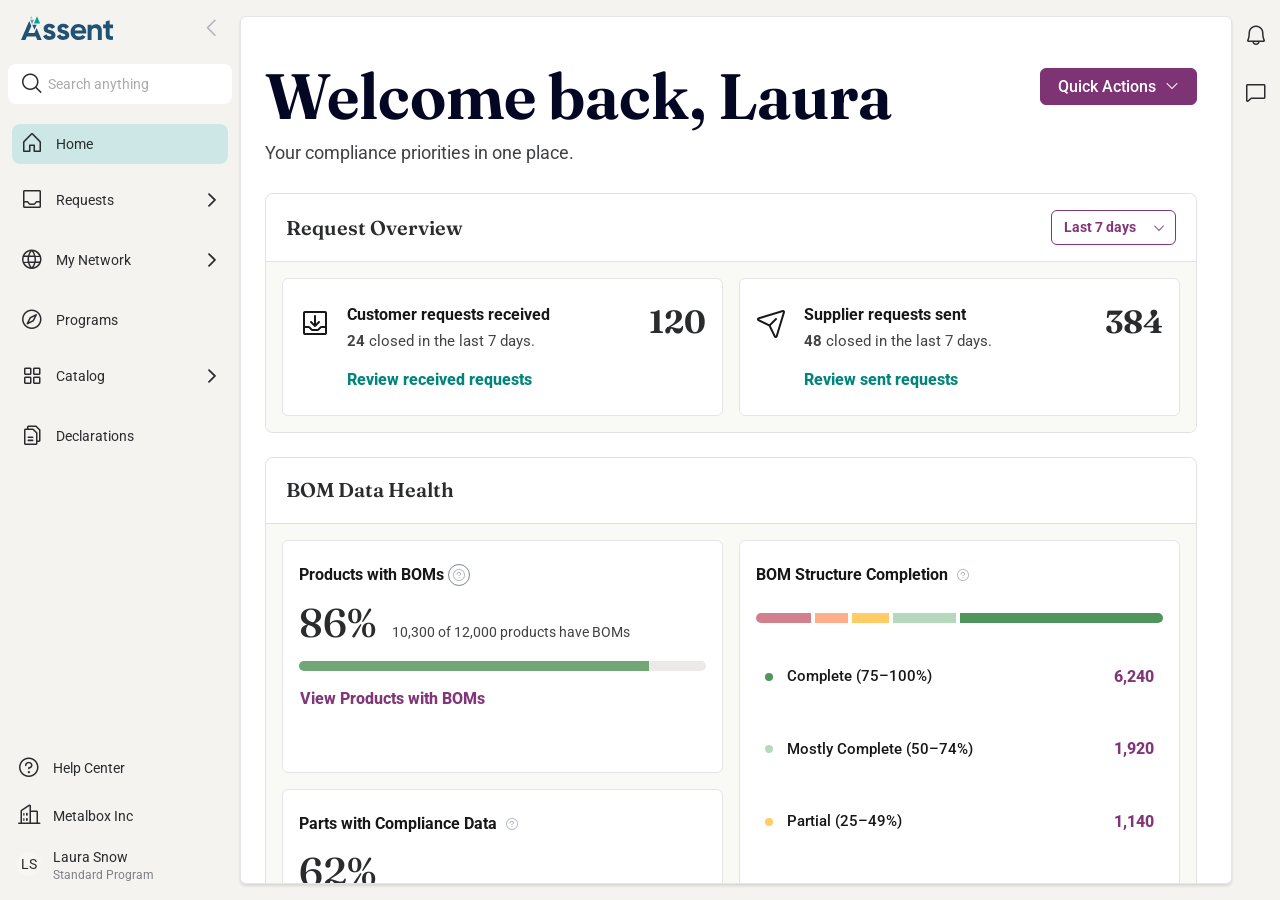
<file: index.html>
<!doctype html>
<html lang="en" data-beasties-container>
  <head>
    <meta charset="UTF-8">
    <meta name="viewport" content="width=device-width, initial-scale=1.0">
    <title>Assent</title>
    <link rel="icon" type="image/svg+xml" href="/assets/favicon.svg">
  <style>:root{--font-sans:Roboto, Inter, ui-sans-serif, system-ui, -apple-system, BlinkMacSystemFont, "Segoe UI", sans-serif;--font-display:"Fraunces", Georgia, "Times New Roman", serif;--assent-app-background:#f5f3f0;--assent-base-100:#ffffff;--assent-base-200:#f7f6f2;--mds-earth:#f7f6f2;--assent-base-300:#e8e9ea;--neutral-900:#171717;--assent-content:#2a2b2c;--assent-text-strong:#030723;--assent-muted:#7e8083;--assent-primary:#813679;--assent-primary-content:#ffffff;--assent-secondary:#215273;--assent-accent:#00857c;--assent-nav-active:#cce7e5;--assent-canvas-border:#e5e5e5;--assent-info:#0aa4c2;--assent-success:#50955b;--assent-warning:#ffaa00;--assent-error:#b52b42;--assent-font-size-body:.9375rem;--assent-font-size-meta:.8125rem;--assent-text-default:var(--assent-content);--assent-text-secondary:var(--assent-font-size-meta);--assent-link-color:var(--assent-primary);--assent-link-hover-color:var(--assent-primary);--assent-tab-border-color:var(--assent-canvas-border);--assent-tab-border-offset:-2px;--assent-tab-border-width:2px;--assent-tab-font-weight:500;--assent-tab-text:#737373;--assent-subtle-info-surface:color-mix(in oklab, var(--assent-info) 14%, var(--assent-base-100));--assent-subtle-info-text:var(--assent-content);--assent-icon-surface-neutral:color-mix(in oklab, var(--assent-base-300) 70%, var(--assent-base-100));--assent-icon-surface-assembly:var(--assent-base-200);--assent-icon-color-neutral:var(--assent-content);--assent-icon-color-assembly:var(--assent-content);--catalog-item-type-icon-surface:var(--mds-earth);--catalog-item-type-icon-color:var(--assent-accent);--catalog-table-item-type-icon-size:36px;--catalog-table-item-type-icon-glyph-size:1.2rem;--catalog-drawer-item-type-icon-size:1.8rem;--catalog-drawer-item-type-icon-glyph-size:1.2rem;--catalog-page-item-type-icon-size:2.75rem;--catalog-page-item-type-icon-glyph-size:1.55rem;--catalog-detail-drawer-width:33.75rem;--catalog-ag-grid-min-height:34rem;--catalog-items-table-min-width:78rem;--home-dashboard-panel-padding:1rem;--home-dashboard-card-padding:1.5rem 1rem;--home-dashboard-card-gap:1rem;--home-dashboard-card-min-height:8.5rem;--home-dashboard-progress-height:.625rem;--home-coverage-range-complete:#50955b;--home-coverage-range-mostly:#b8d8bd;--home-coverage-range-partial:#ffcc66;--home-coverage-range-minimal:#ffad8a;--home-coverage-range-empty:#d3808e;--assent-radius:8px;--assent-field-radius:6px;--assent-card-shadow:0 1px 2px rgba(29, 37, 45, .05);--assent-card-shadow-hover:0 2px 6px color-mix(in oklab, var(--assent-content) 7%, transparent);--assent-shadow:0 18px 48px rgba(29, 37, 45, .12);--assent-border:color-mix(in oklab, var(--assent-content) 14%, transparent);--assent-scrollbar-track:color-mix(in oklab, var(--assent-base-200) 72%, transparent);--assent-scrollbar-thumb:color-mix(in oklab, var(--assent-secondary) 44%, var(--assent-base-300));--assent-scrollbar-thumb-hover:color-mix(in oklab, var(--assent-accent) 62%, var(--assent-secondary));--assent-scrollbar-thumb-active:var(--assent-primary);--motion-instant:80ms;--motion-fast:.12s;--motion-base:.18s;--motion-calm:.26s;--motion-overlay:.32s;--ease-out-calm:cubic-bezier(.2, 0, 0, 1);--ease-in-out-calm:cubic-bezier(.4, 0, .2, 1);--app-sidebar-width:240px;--app-sidebar-collapsed-width:56px;--app-context-width:360px;--app-utility-rail-width:48px;--app-z-wizard-modal:1200}*{box-sizing:border-box}html,body{height:100%;overflow:hidden}html{scroll-behavior:smooth}body{margin:0;background:var(--assent-app-background);color:var(--assent-content);font-family:var(--font-sans);font-size:16px;line-height:1.5;min-width:0;overscroll-behavior:none}app-root{display:block;height:100%;min-width:0;overflow:hidden}*{scrollbar-color:var(--assent-scrollbar-thumb) var(--assent-scrollbar-track);scrollbar-width:thin}*::-webkit-scrollbar{height:12px;width:12px}*::-webkit-scrollbar-track{background:linear-gradient(var(--assent-scrollbar-track),var(--assent-scrollbar-track)) center / 2px 100% no-repeat}*::-webkit-scrollbar-track:horizontal{background:linear-gradient(var(--assent-scrollbar-track),var(--assent-scrollbar-track)) center / 100% 2px no-repeat}*::-webkit-scrollbar-thumb{background:var(--assent-scrollbar-thumb);background-clip:content-box;border:3px solid transparent;border-radius:999px;min-height:48px;min-width:48px}*::-webkit-scrollbar-thumb:hover{background:var(--assent-scrollbar-thumb-hover);background-clip:content-box}*::-webkit-scrollbar-thumb:active{background:var(--assent-scrollbar-thumb-active);background-clip:content-box}*::-webkit-scrollbar-corner{background:transparent}@media(forced-colors:active){*{scrollbar-color:auto}}@media(prefers-reduced-motion:reduce){*,*:before,*:after{animation-duration:1ms!important;animation-iteration-count:1!important;scroll-behavior:auto!important;transition-duration:1ms!important}}@media(max-width:720px){:root{--app-sidebar-collapsed-width:0px}}</style><link rel="stylesheet" href="styles-D7GZOMZX.css" media="print" onload="this.media='all'"><noscript><link rel="stylesheet" href="styles-D7GZOMZX.css"></noscript><link rel="preload" href="https://fonts.googleapis.com/css2?family=Fraunces:ital,opsz,wght@0,9..144,400..600;1,9..144,500..600&family=Roboto:wght@400;500;700&display=swap" as="style"></head>
  <body>
    <app-root></app-root>
  <link rel="modulepreload" href="chunk-HOEHTMM6.js"><link rel="modulepreload" href="chunk-HOJS6BUB.js"><link rel="modulepreload" href="chunk-344OAHYU.js"><link rel="modulepreload" href="chunk-TONMB3AN.js"><link rel="modulepreload" href="chunk-3QWETDIO.js"><link rel="modulepreload" href="chunk-RSE7U6OT.js"><link rel="modulepreload" href="chunk-VOJYZRV2.js"><link rel="modulepreload" href="chunk-2REPIO6N.js"><link rel="modulepreload" href="chunk-MNCIN6UP.js"><link rel="modulepreload" href="chunk-UYSWLBQD.js"><script src="polyfills-5CFQRCPP.js" type="module"></script><script src="main-KKPYRMIX.js" type="module"></script></body>
</html>
</file>
